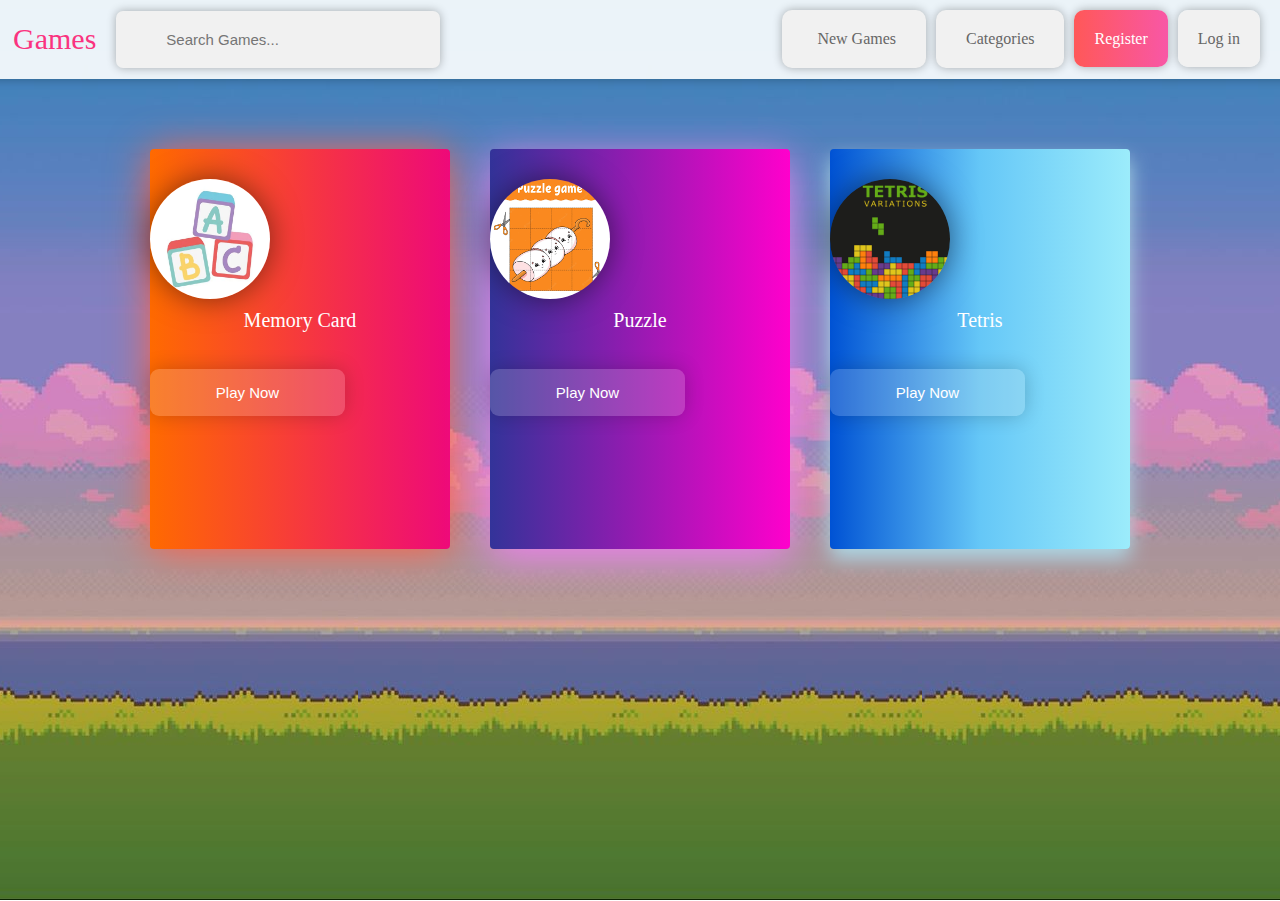
<file: index.html>
<html>
    <head>
        <link href="style.css" rel="stylesheet">

    </head>
    <body>


<header>
    <nav class="top-naviagation">
        <ul class="fire_games-nav" role="navigation">
            <li class="fire_games_logo">
                <a href="#">
                    <i class="fas fa-fire"></i> Games
                </a>
            </li>
            <li class="fire_games_search">
                <input placeholder="Search Games..." />
                <i class="fas fa-search"></i>
            </li>
            <li class="new_games">
                <a href="#">
                    <i class="fas fa-fingerprint"></i> New Games
                </a>
            </li>
            <li class="cats">
                <a href="#">
                    <i class="fas fa-globe"></i> Categories
                </a>
            </li>
            <li class="register" id="register" onclick="onProgress();">
                <a href="#">Register</a>
            </li>
            <li class="login" id="login" onclick="onProgress();">
                <a href="#">Log in</a>
            </li>
            <li>
                <a href="#"></a>
            </li>
        </ul>
    </nav>
</header>


    <div class="popular_games">
        <div class="sports popular-card">
            <img class="img_container" src="memory.jpg" alt="">
            <h4 class="game_title">Memory Card</h4>
            <button class="download_button" href="#" onclick="Memory()">
                <i class="fas fa-download"></i> Play Now
            </button>
        </div>
       
        <div class="girls popular-card">
            <img class="img_container" src="puzzle.jpg" alt="">
            <h4 class="game_title">Puzzle</h4>
            <button class="download_button" href="#" onclick="Puzzle()">
                <i class="fas fa-download"></i> Play Now
            </button>
        </div>
       
        <div class="fighting popular-card">
            <img class="img_container" src="Tetris.jpg" alt="">
            <h4 class="game_title">Tetris</h4>
            <button class="download_button" href="#" onclick="Tetris()">
                <i class="fas fa-download"></i> Play Now
            </button>
        </div>
    </div>
</div>
<script src="script.js"></script>
</body>  
</html>
</file>
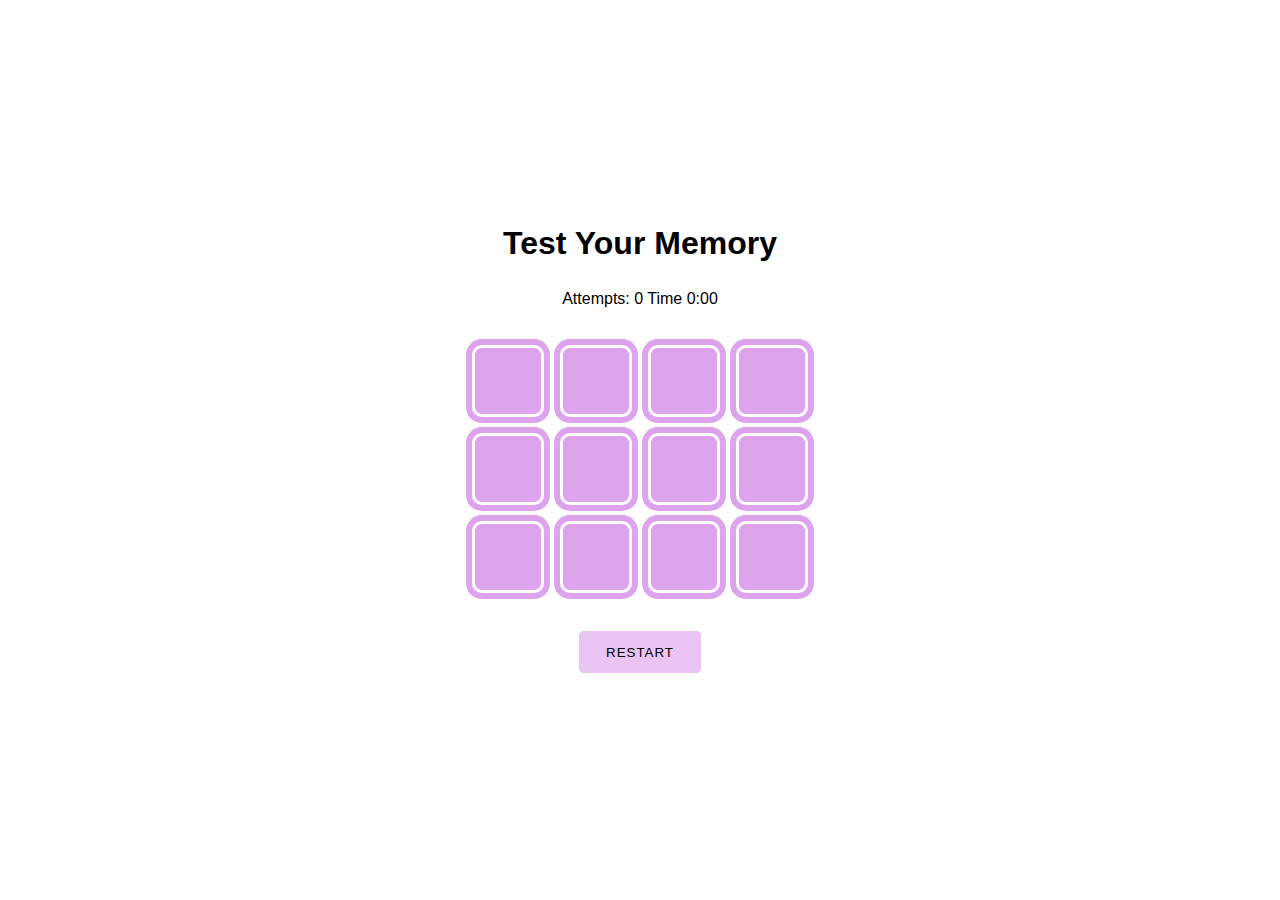
<file: memory.html>
<!DOCTYPE html>
<html>

<head>
    <link rel="stylesheet" href="memory.css">

</head>

<body>
    <h1>Test Your Memory</h1>
    <p id="scoreboard"></p>
    <div class="cards" id="cards">
    </div>
    <button id="restart">Restart</button>

    <script src="memory.js"></script>

</body>

</html>
</file>
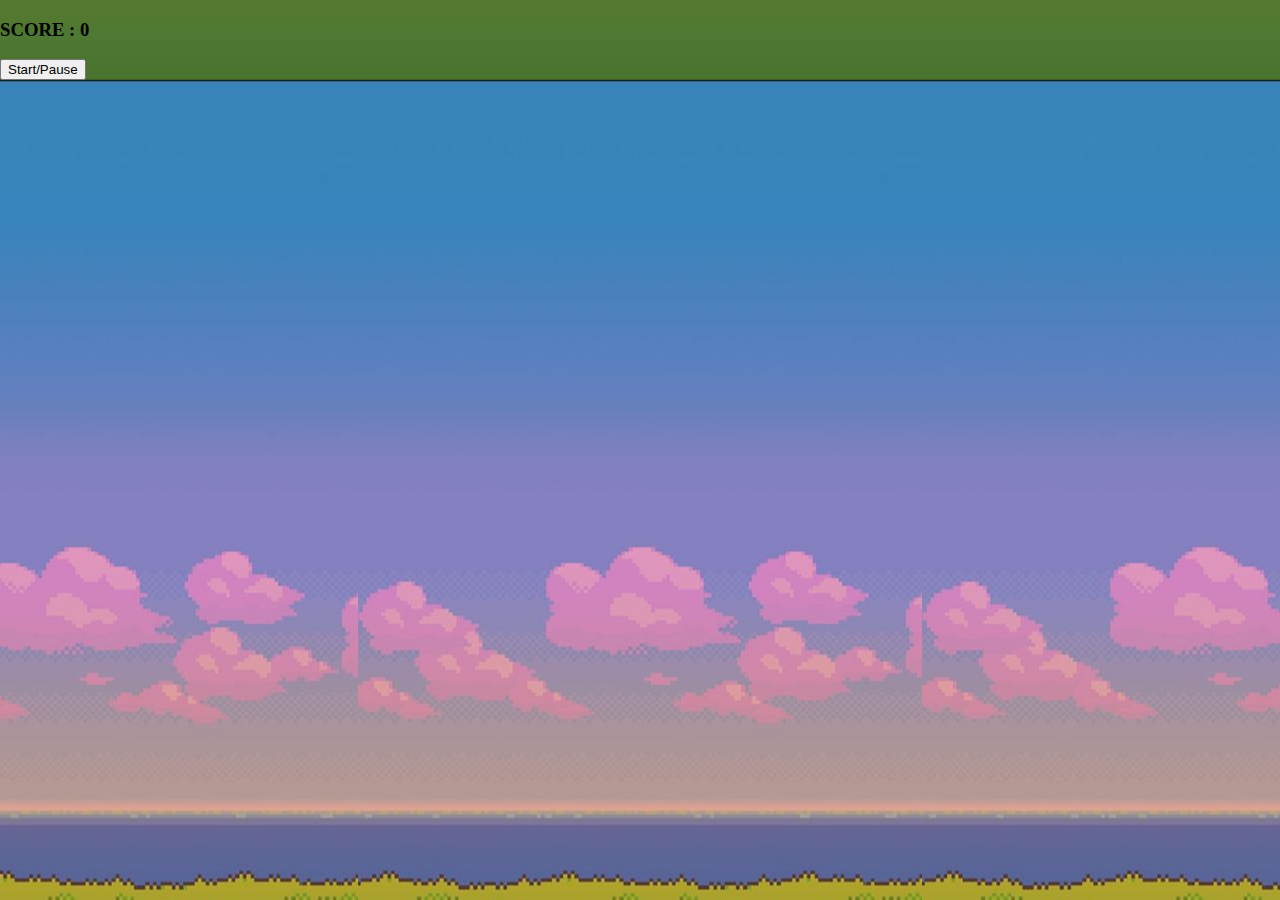
<file: tetris.html>
<!DOCTYPE html>
<html lang="en" dir="ltr">
  <head>
    <meta charset="utf-8">
    <script src="script.js" charset="utf-8"></script>
    <link rel="stylesheet" href="style.css"></link>
    <title>Tetris</title>
  </head>
  <body>

    <h3 id="scoree">SCORE : <span id="score">0</span></h3>
    <button id="start-button">Start/Pause</button>

    <div class="container">
      <div class="grid">
        <div></div>
        <div></div>
        <div></div>
        <div></div>
        <div></div>
        <div></div>
        <div></div>
        <div></div>
        <div></div>
        <div></div>
        <div></div>
        <div></div>
        <div></div>
        <div></div>
        <div></div>
        <div></div>
        <div></div>
        <div></div>
        <div></div>
        <div></div>
        <div></div>
        <div></div>
        <div></div>
        <div></div>
        <div></div>
        <div></div>
        <div></div>
        <div></div>
        <div></div>
        <div></div>
        <div></div>
        <div></div>
        <div></div>
        <div></div>
        <div></div>
        <div></div>
        <div></div>
        <div></div>
        <div></div>
        <div></div>
        <div></div>
        <div></div>
        <div></div>
        <div></div>
        <div></div>
        <div></div>
        <div></div>
        <div></div>
        <div></div>
        <div></div>
        <div></div>
        <div></div>
        <div></div>
        <div></div>
        <div></div>
        <div></div>
        <div></div>
        <div></div>
        <div></div>
        <div></div>
        <div></div>
        <div></div>
        <div></div>
        <div></div>
        <div></div>
        <div></div>
        <div></div>
        <div></div>
        <div></div>
        <div></div>
        <div></div>
        <div></div>
        <div></div>
        <div></div>
        <div></div>
        <div></div>
        <div></div>
        <div></div>
        <div></div>
        <div></div>
        <div></div>
        <div></div>
        <div></div>
        <div></div>
        <div></div>
        <div></div>
        <div></div>
        <div></div>
        <div></div>
        <div></div>
        <div></div>
        <div></div>
        <div></div>
        <div></div>
        <div></div>
        <div></div>
        <div></div>
        <div></div>
        <div></div>
        <div></div>
        <div></div>
        <div></div>
        <div></div>
        <div></div>
        <div></div>
        <div></div>
        <div></div>
        <div></div>
        <div></div>
        <div></div>
        <div></div>
        <div></div>
        <div></div>
        <div></div>
        <div></div>
        <div></div>
        <div></div>
        <div></div>
        <div></div>
        <div></div>
        <div></div>
        <div></div>
        <div></div>
        <div></div>
        <div></div>
        <div></div>
        <div></div>
        <div></div>
        <div></div>
        <div></div>
        <div></div>
        <div></div>
        <div></div>
        <div></div>
        <div></div>
        <div></div>
        <div></div>
        <div></div>
        <div></div>
        <div></div>
        <div></div>
        <div></div>
        <div></div>
        <div></div>
        <div></div>
        <div></div>
        <div></div>
        <div></div>
        <div></div>
        <div></div>
        <div></div>
        <div></div>
        <div></div>
        <div></div>
        <div></div>
        <div></div>
        <div></div>
        <div></div>
        <div></div>
        <div></div>
        <div></div>
        <div></div>
        <div></div>
        <div></div>
        <div></div>
        <div></div>
        <div></div>
        <div></div>
        <div></div>
        <div></div>
        <div></div>
        <div></div>
        <div></div>
        <div></div>
        <div></div>
        <div></div>
        <div></div>
        <div></div>
        <div></div>
        <div></div>
        <div></div>
        <div></div>
        <div></div>
        <div></div>
        <div></div>
        <div></div>
        <div></div>
        <div></div>
        <div></div>
        <div></div>
        <div></div>
        <div></div>
        <div></div>
        <div></div>
        <div></div>
        <div></div>
        <div></div>
        <div></div>
        <div></div>
        <div></div>
        <div class="taken"></div>
        <div class="taken"></div>
        <div class="taken"></div>
        <div class="taken"></div>
        <div class="taken"></div>
        <div class="taken"></div>
        <div class="taken"></div>
        <div class="taken"></div>
        <div class="taken"></div>
        <div class="taken"></div>
      </div>


      <div class="mini-grid">
        <div></div>
        <div></div>
        <div></div>
        <div></div>
        <div></div>
        <div></div>
        <div></div>
        <div></div>
        <div></div>
        <div></div>
        <div></div>
        <div></div>
        <div></div>
        <div></div>
        <div></div>
        <div></div>
      </div>


    </div>



  </body>
</html>
</file>
<file: style.css>
body, html {
	margin: 0;
	padding: 0;
	font-family: 'Comfortaa', cursive;
	background-image:url("back3.jpg");
	background-position: bottom;
}

.fire_games-nav {
	color: #fff;
  width: 100%;
	height: 80px;
	border: none;
	z-index: 10;
  display: flex;
  position: relative;
	font-size: 1.0em;
	background: rgba(255,255,255,0.9);
	margin-top: -1px;
	margin-left: -30px;
  align-items: center;
  box-shadow: 0px 0px 10px rgba(0,0,0 ,0.3)
}

.fire_games_logo a {
	color: #fa3380;
	margin-left: 3px;
	font-size: 30px;
}

ul li {
	list-style: none;
}

ul li a {
	color: #666;
	margin-left: 25px;
	text-decoration: none;
	transition: 400ms ease-in-out;
}


ul li a:hover {
	color: #fa3380;
}
.new_games, .cats{
	margin: 5px;
	padding: 20px 30px 20px 5px;
	background: #f1f1f1;
	border-radius: 10px;
}
.register a{
	color: #fff;
	margin: 5px;
	padding: 20px;
	background: #f857a6; 
	background: -webkit-linear-gradient(to right, #ff5858, #f857a6);  
	background: linear-gradient(to right, #ff5858, #f857a6); 
	border-radius: 10px;
}
.register a:hover {
	color: #fff;
	background: #FF512F; 
	background: -webkit-linear-gradient(to right, #DD2476, #FF512F); 
	background: linear-gradient(to right, #DD2476, #FF512F); 
}
.login a{
	color: #666;
	margin: 5px;
	padding: 20px;
	background: #f1f1f1;
	border-radius: 10px;
}
.new_games,.cats, .login a, .register a  {
	box-shadow: 0px 0px 10px rgba(0,0,0 ,0.3);
	transition: 300ms ease-in-out;
}
.new_games:hover,.cats:hover, .login a:hover, .register a:hover {
	box-shadow: 0px 0px 10px rgba(0,0,0 ,0.5)
}
.fa-fingerprint, fa-shopware {
	margin-right: 5px;
}
 .fire_games_search {
	padding-left: 20px;
  margin-right: auto;
} 

.fire_games_search input {
	width: 130%;
	outline: none;
	border: none;
	padding: 20px 0px 20px 50px;
	position: relative;
	font-size: 15px;
	background: #f1f1f1;
	border-radius: 7px;
	box-shadow: 0px 0px 10px rgba(0,0,0 ,0.3);
	transition: 400ms ease-in-out;
}

.fire_games_search input:hover {
	box-shadow: 0px 0px 10px rgba(0,0,0 ,0.6);
}
.fire_games_search input:focus {
	color: #fff;
	background: #222;
	box-shadow: 0px 0px 10px rgba(0,0,0 ,0.6);
}

.fa-search {
	top: 32px;
	color: #bbb;
	position: absolute;
	font-size: 20px;
	margin-left: 15px;
}

.page_categories {
	width: 100%;
	margin: 0 auto;
	display: flex;
	flex-wrap: wrap;
	flex-direction: row;
	justify-content: center;
}

.popular_title {
	margin-top: 40px;
}
.popular_games {
	display: flex;
	flex-wrap: wrap;
	justify-content: center;
}
.popular-card {
	width: 250px;
	height: 300px;
	margin: 10px;
	background: #000;
	border-radius: 4px;
	transition: 200ms ease-in-out;
}
.popular-card:hover {
	margin-top: -1px;
}
.popular_games {
	width: 100%;
	margin-top: 50px;
}

.sports {
	background: #ee0979; 
	background: -webkit-linear-gradient(to right, #ff6a00, #ee0979); 
	background: linear-gradient(to right, #ff6a00, #ee0979); 
	box-shadow: 0 3px 40px tomato;
	width: 300px;
	height: 400px;
	margin: 20px;
}

.fighting {
	background: #9CECFB; 
	background: -webkit-linear-gradient(to right, #0052D4, #65C7F7, #9CECFB); 
	background: linear-gradient(to right, #0052D4, #65C7F7, #9CECFB);
	box-shadow: 0 10px 20px lightblue;
	width: 300px;
	height: 400px;
	margin: 20px;
}

.girls {
	background: #ff00cc;
	background: -webkit-linear-gradient(to right, #333399, #ff00cc);  
	background: linear-gradient(to right, #333399, #ff00cc); 
	box-shadow: 0 10px 40px violet;
	width: 300px;
	height: 400px;
	margin: 20px;
}

.img_container {
	width: 120px;
	height: 120px;
	margin: 30px auto;
	border-radius: 100px;
	background-size: cover;
	background-position: center;
	background-repeat: no-repeat;
	box-shadow: 0 0px 30px rgba(0,0,0,0.5);
}

.game_title {
	color: #fff;
	font-size: 20px;
	margin-top: -20px;
	font-weight: 100;
    text-align: center;
}

.download_button {
	color: #fff;
	width: 65%;
	border: none;
	padding: 15px;
	outline: none;
	background: rgba(225,225,225,0.2);
	margin-top: 10px;
	font-size: 15px;
	border-radius: 9px;
	text-decoration: none;
	box-shadow: 0 0px 20px rgba(0,0,0,0.2);
	transition: 200ms ease-in-out;
}

.download_button:hover {
	cursor: pointer;
	transform: scale(1.1);
	background: rgba(225,225,225,0.4);
}

@media only screen and (max-width: 1105px) {
	.new_games {
		display: none;
	}
}

@media only screen and (max-width: 913px) {
	.cats {
		display: none;
	}
}

@media only screen and (max-width: 737px) {
	.register {
		display: none;
	}
}

@media only screen and (max-width: 617px) {
	.login {
		display: none;
	}
}

@media only screen and (max-width: 450px) {
	.fire_games_search input {
		width: 90%;
	}
}

@media only screen and (max-width: 490px) {
	.fire_games_search input, .fa-search {
		display: none;
	}
	
	.fire_games_logo {
		width: 100%;
		text-align: center;
	}
}
</file>
<file: memory.css>
body {
	margin: 0;
	display: grid;
	gap: 2em;
	min-height: 100vh;
	justify-content: center;
	justify-items: center;
	align-content: center;
	font-family: sans-serif;
}
h1,
p {
	line-height: 1;
	margin: 0;
	text-align: center;
}
button {
	cursor: pointer;
	border: none;
	padding: 1em 2em;
	border-radius: 0.33em;
	background-color: #dea3eda0;
	text-transform: uppercase;
	letter-spacing: 1px;
	transition: background-color 150ms ease-out;
}
button:hover,
button:focus-visible {
	background-color: #dea3ed;
}
button:active {
	transition: background-color 50ms ease-out;
	background-color: lightgreen;
}
.cards {
	width: min-content;
	display: grid;
	gap: 0.25rem;
	justify-content: left;
	grid-template-columns: repeat(4, 1fr);
}
.card {
	cursor: not-allowed;
	font-size: 3rem;
	font-family: sans-serif;
	width: 1.25em;
	height: 1.25em;
	padding: 0.25em;
	background-color: #dea3ed;
	text-align: center;
	border-radius: 0.33em;
	transition: color 5ms ease-out, transform 100ms ease-out,
		background-color 100ms ease-out;
}
.card.hidden {
	cursor: pointer;
	transition: color 250ms ease-out, transform 100ms ease-out,
		background-color 100ms ease-out;
	color: transparent;
	outline: 3px white solid;
	outline-offset: -9px;
}
.card.hidden:hover,
.card.hidden:focus-visible {
	transform: scale(1.05);
	background-color: #de83cd;
}
.card.found {
	background-color: #dea3ed40;
	color: green;
	outline: 3px #0f0 solid;
	outline-offset: -9px;
}
</file>
